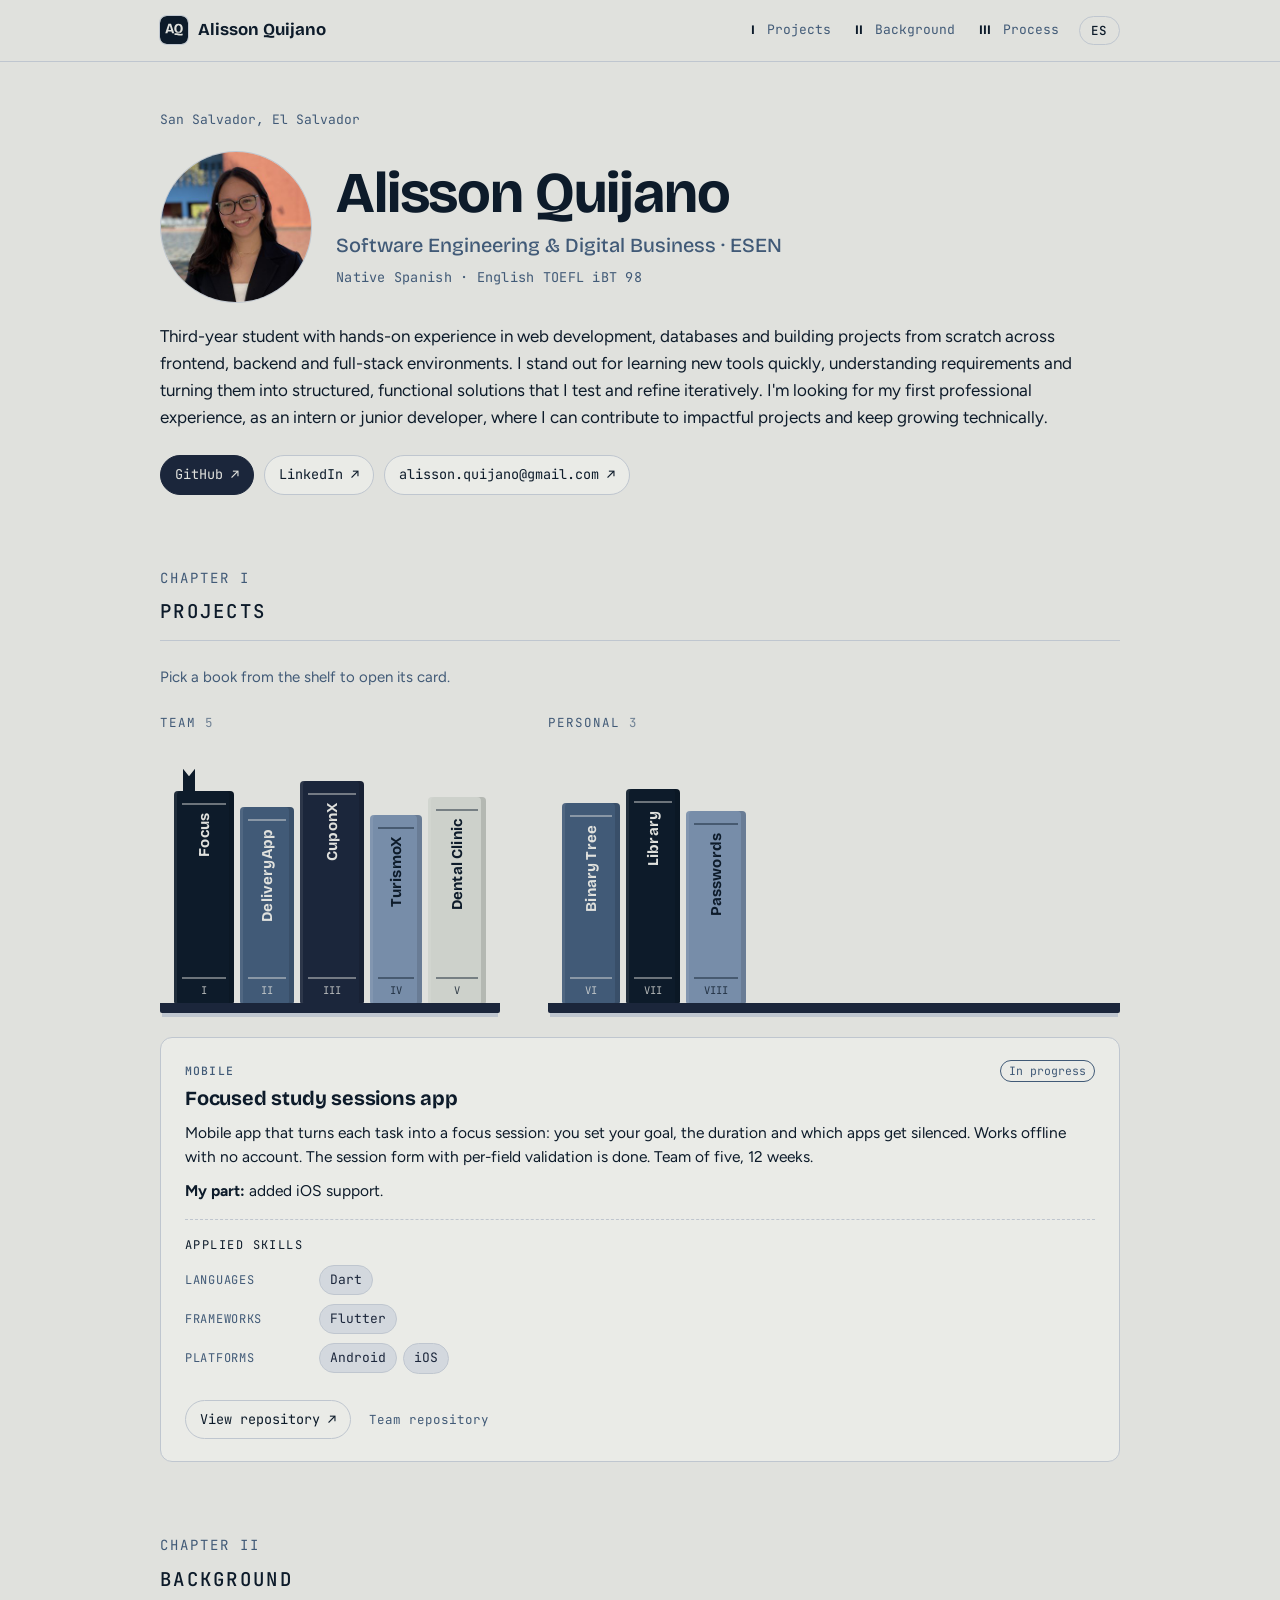
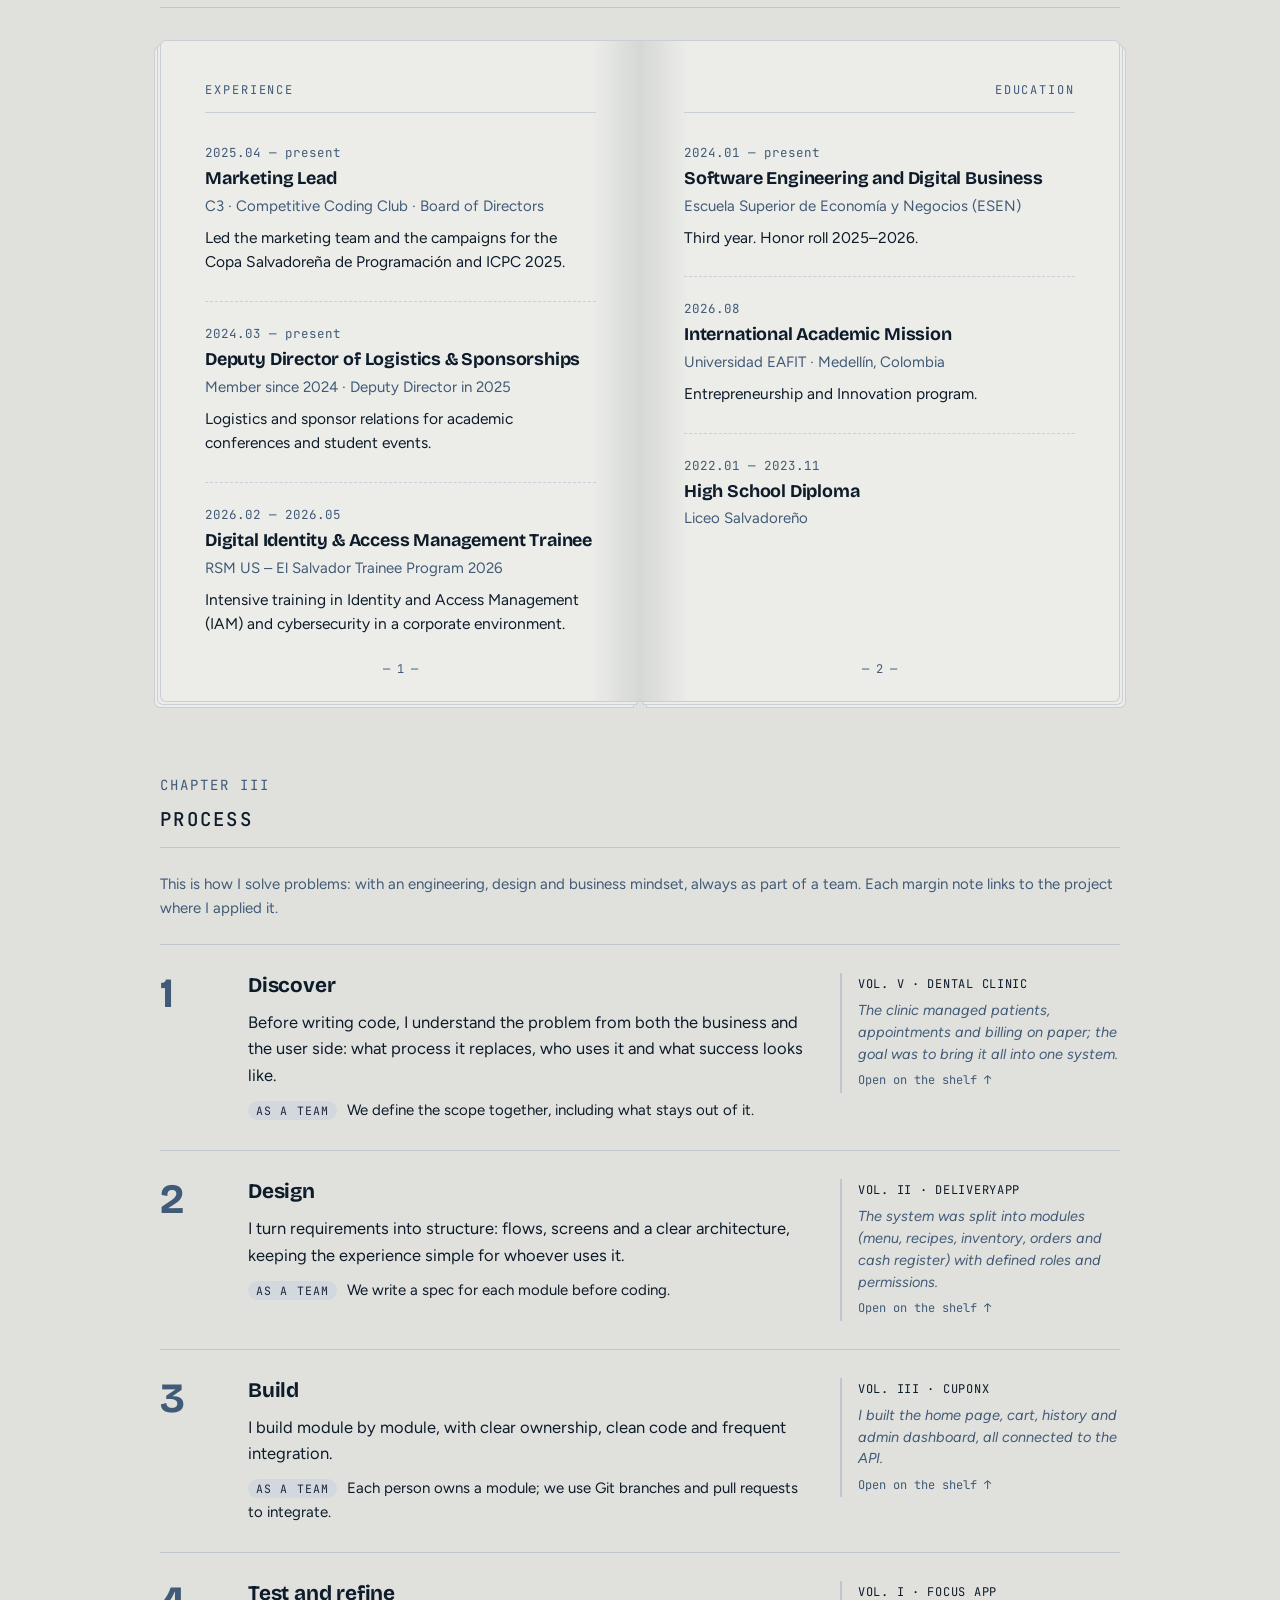
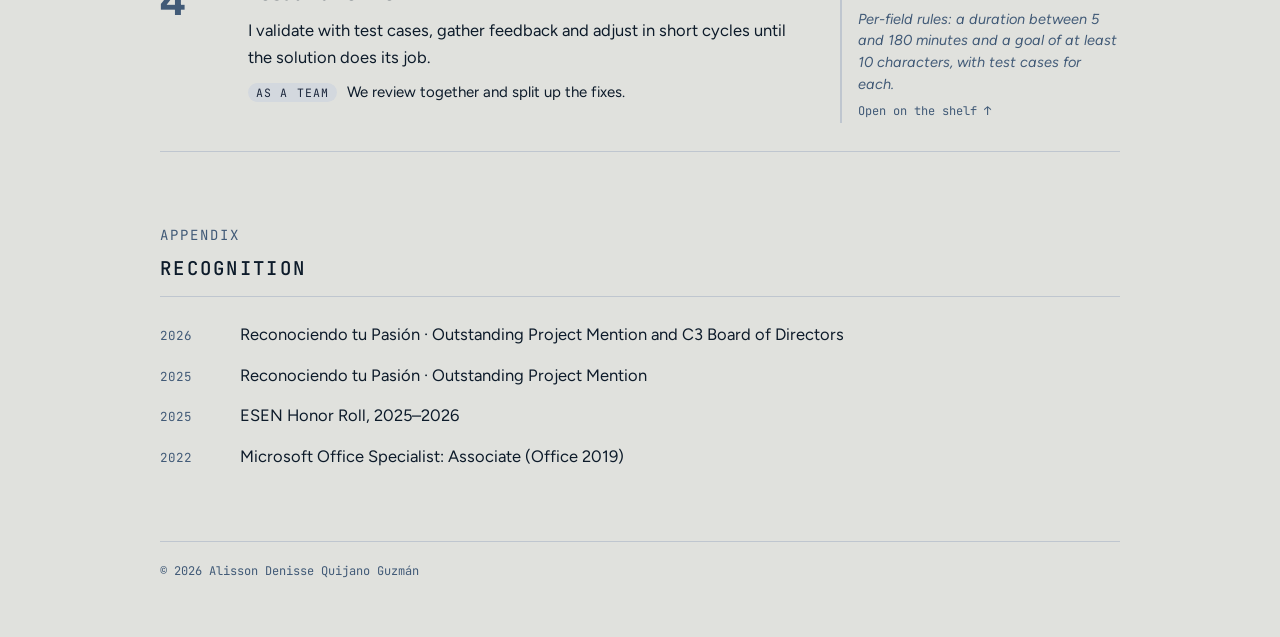
<file: index.html>
<!doctype html>
<html lang="es">
<head>
<meta charset="utf-8">
<meta name="viewport" content="width=device-width, initial-scale=1">
<title>Alisson Quijano</title>
<meta name="description" content="Portafolio de Alisson Quijano, estudiante de Ingeniería de Software y Negocios Digitales en ESEN.">
<meta property="og:title" content="Alisson Quijano">
<meta property="og:description" content="Proyectos, trayectoria y proceso de Alisson Quijano.">
<meta property="og:image" content="img/foto.jpg">

<link rel="icon" href="img/favicon.svg" type="image/svg+xml">
<link rel="icon" href="img/favicon-32.png" type="image/png" sizes="32x32">
<link rel="apple-touch-icon" href="img/apple-touch-icon.png">
<meta name="theme-color" content="#0D1B2A">
<link rel="preconnect" href="https://fonts.googleapis.com">
<link rel="preconnect" href="https://fonts.gstatic.com" crossorigin>
<link rel="stylesheet" href="https://fonts.googleapis.com/css2?family=Bricolage+Grotesque:opsz,wght@12..96,500;12..96,700&family=Figtree:wght@400;500;600&family=JetBrains+Mono:wght@400;500&display=swap">
<link rel="stylesheet" href="css/styles.css">
</head>
<body>
<nav class="topnav" aria-label="Secciones" data-i18n-aria="nav.aria">
  <div class="topnav-inner">
    <a class="brand" href="#inicio"><img class="brand-logo" src="img/favicon.svg" alt="" width="28" height="28"><span class="brand-name">Alisson Quijano</span></a>
    <div class="nav-right">
      <ul class="navlinks">
        <li><a href="#proyectos"><span class="num">I</span> <span data-i18n="nav.1">Proyectos</span></a></li>
        <li><a href="#trayectoria"><span class="num">II</span> <span data-i18n="nav.2">Trayectoria</span></a></li>
        <li><a href="#proceso"><span class="num">III</span> <span data-i18n="nav.3">Proceso</span></a></li>
      </ul>
      <button class="lang-toggle" type="button" aria-label="View in English" data-i18n-aria="ui.langaria"><span data-i18n="ui.lang">EN</span></button>
    </div>
  </div>
</nav>
<div class="wrap">

  <header class="hero" id="inicio">
    <div class="where">
      <span>San Salvador, El Salvador</span>
    </div>
    <div class="ident">
      <img class="photo" src="img/foto.jpg" alt="Foto de Alisson Quijano" data-i18n-alt="hero.alt" width="120" height="120">
      <div class="ident-text">
        <h1>Alisson Quijano</h1>
        <p class="role" data-i18n="hero.role">Ingeniería de Software y Negocios Digitales · ESEN</p>
        <p class="langs-line" data-i18n="hero.langs">Español nativo · Inglés TOEFL iBT 98</p>
      </div>
    </div>
    <p class="bio" data-i18n="hero.bio">Estudiante de tercer año con experiencia práctica en desarrollo web, bases de datos y construcción de proyectos desde cero, en entornos frontend, backend y full-stack. Me destaco por aprender herramientas nuevas con rapidez, comprender requerimientos y convertirlos en soluciones estructuradas y funcionales que pruebo y mejoro de forma iterativa. Busco mi primera experiencia laboral, en una pasantía o un puesto junior, donde pueda aportar a proyectos de impacto y seguir creciendo técnicamente.</p>
    <nav class="links" aria-label="Enlaces" data-i18n-aria="hero.linksaria">
      <a class="btn primary" href="https://github.com/sonali-218" target="_blank" rel="noopener">GitHub ↗</a>
      <a class="btn" href="https://www.linkedin.com/in/alisson-quijano/" target="_blank" rel="noopener">LinkedIn ↗</a>
      <a class="btn" href="mailto:alisson.quijano@gmail.com" id="email-personal">alisson.quijano@gmail.com ↗</a>
    </nav>
  </header>

  <section id="proyectos" aria-labelledby="h-proyectos">
    <div class="sec-head">
      <span class="chapter" data-i18n="sec.proj.chapter">Capítulo I</span>
      <h2 id="h-proyectos" data-i18n="sec.proj.title">Proyectos</h2>
    </div>
    <p class="shelf-hint" data-i18n="proj.hint">Elige un libro del estante para abrir su ficha.</p>
    <div class="bookcase">
      <div class="shelf-group" role="group" aria-label="En equipo" data-i18n-aria="shelf.team.aria">
        <span class="shelf-label"><span data-i18n="shelf.team">En equipo</span> <span class="count">5</span></span>
        <div class="shelf">
        <button class="spine" type="button" data-tone="1" style="--w:60px;--h:212px" aria-controls="libro-enfoque" aria-pressed="true" data-vol="I"><span class="ribbon" aria-hidden="true"></span><span class="spine-title" data-i18n="spine.enfoque">Enfoque</span><span class="spine-vol" aria-hidden="true">I</span></button>
        <button class="spine" type="button" data-tone="3" style="--w:54px;--h:196px" aria-controls="libro-delivery" aria-pressed="false" data-vol="II"><span class="ribbon" aria-hidden="true"></span><span class="spine-title" data-i18n="spine.delivery">DeliveryApp</span><span class="spine-vol" aria-hidden="true">II</span></button>
        <button class="spine" type="button" data-tone="2" style="--w:64px;--h:222px" aria-controls="libro-cuponx" aria-pressed="false" data-vol="III"><span class="ribbon" aria-hidden="true"></span><span class="spine-title" data-i18n="spine.cuponx">CuponX</span><span class="spine-vol" aria-hidden="true">III</span></button>
        <button class="spine" type="button" data-tone="4" style="--w:52px;--h:188px" aria-controls="libro-turismox" aria-pressed="false" data-vol="IV"><span class="ribbon" aria-hidden="true"></span><span class="spine-title" data-i18n="spine.turismox">TurismoX</span><span class="spine-vol" aria-hidden="true">IV</span></button>
        <button class="spine" type="button" data-tone="5" style="--w:58px;--h:206px" aria-controls="libro-clinica" aria-pressed="false" data-vol="V"><span class="ribbon" aria-hidden="true"></span><span class="spine-title" data-i18n="spine.clinica">Clínica Dental</span><span class="spine-vol" aria-hidden="true">V</span></button>
        </div>
      </div>
      <div class="shelf-group" role="group" aria-label="Personales" data-i18n-aria="shelf.own.aria">
        <span class="shelf-label"><span data-i18n="shelf.own">Personales</span> <span class="count">3</span></span>
        <div class="shelf">
        <button class="spine" type="button" data-tone="3" style="--w:58px;--h:200px" aria-controls="libro-arbol" aria-pressed="false" data-vol="VI"><span class="ribbon" aria-hidden="true"></span><span class="spine-title" data-i18n="spine.arbol">Árbol binario</span><span class="spine-vol" aria-hidden="true">VI</span></button>
        <button class="spine" type="button" data-tone="1" style="--w:54px;--h:214px" aria-controls="libro-biblioteca" aria-pressed="false" data-vol="VII"><span class="ribbon" aria-hidden="true"></span><span class="spine-title" data-i18n="spine.biblioteca">Biblioteca</span><span class="spine-vol" aria-hidden="true">VII</span></button>
        <button class="spine" type="button" data-tone="4" style="--w:60px;--h:192px" aria-controls="libro-contrasenas" aria-pressed="false" data-vol="VIII"><span class="ribbon" aria-hidden="true"></span><span class="spine-title" data-i18n="spine.contrasenas">Contraseñas</span><span class="spine-vol" aria-hidden="true">VIII</span></button>
        </div>
      </div>
    </div>
    <div class="book-detail">
      <article class="project book" id="libro-enfoque">
        <div class="project-head">
          <div class="title">
            <span class="kind" data-i18n="enfoque.kind">Móvil</span>
            <h3 data-i18n="enfoque.title">App de sesiones de estudio enfocado</h3>
          </div>
          <span class="badge" data-i18n="enfoque.badge">En desarrollo</span>
        </div>
        <p data-i18n="enfoque.desc">App móvil que convierte cada tarea en una sesión de concentración: defines tu objetivo, la duración y qué apps se silencian. Funciona sin conexión y sin cuenta. Ya está listo el formulario de sesiones con validación por campo. Equipo de cinco, 12 semanas.</p>
        <p><strong data-i18n="ui.mine">Mi parte:</strong> <span data-i18n="enfoque.mine">agregué el soporte para iOS.</span></p>
        <div class="skills-used"><span class="skills-title" data-i18n="ui.skills">Habilidades aplicadas</span><dl><div><dt data-i18n="cat.lang">Lenguajes</dt><dd><span class="chip">Dart</span></dd></div><div><dt data-i18n="cat.fw">Frameworks</dt><dd><span class="chip">Flutter</span></dd></div><div><dt data-i18n="cat.plat">Plataformas</dt><dd><span class="chip">Android</span><span class="chip">iOS</span></dd></div></dl></div>
        <div class="project-foot"><a class="btn repo-link" href="https://github.com/Gaboum11/enfoque_app" target="_blank" rel="noopener" data-i18n="ui.repo">Ver repositorio ↗</a><span class="repo-note" data-i18n="ui.repoteam">Repositorio en equipo</span></div>
      </article>
      <article class="project book" id="libro-delivery" hidden>
        <div class="project-head">
          <div class="title">
            <span class="kind" data-i18n="delivery.kind">API · Backend</span>
            <h3 data-i18n="delivery.title">DeliveryApp</h3>
          </div>
          <span class="date" data-i18n="delivery.date">2026.06 — 2026.07</span>
        </div>
        <p data-i18n="delivery.desc">API REST para restaurantes con pedidos en mesa y a domicilio, inventario que se descuenta solo y cierre de caja. Acceso por roles con JWT.</p>
        <p><strong data-i18n="ui.mine">Mi parte:</strong> <span data-i18n="delivery.mine">los módulos de menú y de recetas.</span></p>
        <div class="skills-used"><span class="skills-title" data-i18n="ui.skills">Habilidades aplicadas</span><dl><div><dt data-i18n="cat.lang">Lenguajes</dt><dd><span class="chip">TypeScript</span><span class="chip">SQL</span></dd></div><div><dt data-i18n="cat.fw">Frameworks</dt><dd><span class="chip">NestJS</span><span class="chip">TypeORM</span></dd></div><div><dt data-i18n="cat.data">Datos</dt><dd><span class="chip">PostgreSQL</span></dd></div><div><dt data-i18n="cat.tools">Herramientas</dt><dd><span class="chip">Docker</span></dd></div><div><dt data-i18n="cat.concepts">Conceptos</dt><dd><span class="chip" data-i18n="delivery.chip.concepts.0">API REST</span><span class="chip">JWT</span></dd></div></dl></div>
        <div class="project-foot"><a class="btn repo-link" href="https://github.com/Desarrollo-de-apis-Chocolatina/DeliveryApp" target="_blank" rel="noopener" data-i18n="ui.repo">Ver repositorio ↗</a><span class="repo-note" data-i18n="ui.repoteam">Repositorio en equipo</span></div>
      </article>
      <article class="project book" id="libro-cuponx" hidden>
        <div class="project-head">
          <div class="title">
            <span class="kind" data-i18n="cuponx.kind">Web · Full-stack</span>
            <h3 data-i18n="cuponx.title">CuponX</h3>
          </div>
          <span class="date" data-i18n="cuponx.date">2026.02 — 2026.04</span>
        </div>
        <p data-i18n="cuponx.desc">Plataforma de cupones donde los clientes compran ofertas de empresas locales y las canjean con código QR. Incluye paneles para administradores y empresas.</p>
        <p><strong data-i18n="ui.mine">Mi parte:</strong> <span data-i18n="cuponx.mine">página principal, carrito, historial, restablecer contraseña y panel de administrador.</span></p>
        <div class="skills-used"><span class="skills-title" data-i18n="ui.skills">Habilidades aplicadas</span><dl><div><dt data-i18n="cat.lang">Lenguajes</dt><dd><span class="chip">JavaScript</span><span class="chip">SQL</span></dd></div><div><dt data-i18n="cat.fw">Frameworks</dt><dd><span class="chip">React</span><span class="chip">Node.js</span><span class="chip">Express</span><span class="chip">Bootstrap</span></dd></div><div><dt data-i18n="cat.data">Datos</dt><dd><span class="chip">PostgreSQL</span></dd></div><div><dt data-i18n="cat.concepts">Conceptos</dt><dd><span class="chip">JWT</span></dd></div></dl></div>
        <div class="project-foot"><a class="btn repo-link" href="https://github.com/RivasMel2024/webII_proyecto" target="_blank" rel="noopener" data-i18n="ui.repo">Ver repositorio ↗</a><span class="repo-note" data-i18n="ui.repoteam">Repositorio en equipo</span></div>
      </article>
      <article class="project book" id="libro-turismox" hidden>
        <div class="project-head">
          <div class="title">
            <span class="kind" data-i18n="turismox.kind">Web</span>
            <h3 data-i18n="turismox.title">TurismoX</h3>
          </div>
          <span class="date" data-i18n="turismox.date">2025.08 — 2025.11</span>
        </div>
        <p data-i18n="turismox.desc">Sitio de turismo de El Salvador con destinos filtrables, rutas y tarifas por lugar, más un panel de administración con inicio de sesión.</p>
        <p><strong data-i18n="ui.mine">Mi parte:</strong> <span data-i18n="turismox.mine">la sección de tarifas conectada a Firestore y la barra de navegación.</span></p>
        <div class="skills-used"><span class="skills-title" data-i18n="ui.skills">Habilidades aplicadas</span><dl><div><dt data-i18n="cat.lang">Lenguajes</dt><dd><span class="chip">HTML</span><span class="chip">CSS</span><span class="chip">JavaScript</span></dd></div><div><dt data-i18n="cat.fw">Frameworks</dt><dd><span class="chip">Bootstrap</span></dd></div><div><dt data-i18n="cat.data">Datos</dt><dd><span class="chip">Firebase Firestore</span></dd></div><div><dt data-i18n="cat.tools">Herramientas</dt><dd><span class="chip">Firebase Auth</span></dd></div></dl></div>
        <div class="project-foot"><a class="btn repo-link" href="https://github.com/ChristianRende22/Turimox" target="_blank" rel="noopener" data-i18n="ui.repo">Ver repositorio ↗</a><span class="repo-note" data-i18n="ui.repoteam">Repositorio en equipo</span></div>
      </article>
      <article class="project book" id="libro-clinica" hidden>
        <div class="project-head">
          <div class="title">
            <span class="kind" data-i18n="clinica.kind">Escritorio</span>
            <h3 data-i18n="clinica.title">Sistema de gestión para clínica dental</h3>
          </div>
          <span class="date" data-i18n="clinica.date">2025.02 — 2025.08</span>
        </div>
        <p data-i18n="clinica.desc">App de escritorio que digitaliza una clínica dental real: pacientes, doctores, citas, tratamientos y facturación. Arquitectura MVC.</p>
        <p><strong data-i18n="ui.mine">Mi parte:</strong> <span data-i18n="clinica.mine">el módulo de tratamientos, de la vista a la base de datos.</span></p>
        <div class="skills-used"><span class="skills-title" data-i18n="ui.skills">Habilidades aplicadas</span><dl><div><dt data-i18n="cat.lang">Lenguajes</dt><dd><span class="chip">Python</span><span class="chip">SQL</span></dd></div><div><dt data-i18n="cat.fw">Frameworks</dt><dd><span class="chip">PyQt6</span></dd></div><div><dt data-i18n="cat.data">Datos</dt><dd><span class="chip">MySQL</span></dd></div><div><dt data-i18n="cat.concepts">Conceptos</dt><dd><span class="chip">MVC</span></dd></div></dl></div>
        <div class="project-foot"><a class="btn repo-link" href="https://github.com/ChristianRende22/ClinicaDental" target="_blank" rel="noopener" data-i18n="ui.repo">Ver repositorio ↗</a><span class="repo-note" data-i18n="ui.repoteam">Repositorio en equipo</span></div>
      </article>
      <article class="project book" id="libro-arbol" hidden>
        <div class="project-head">
          <div class="title">
            <span class="kind" data-i18n="arbol.kind">Escritorio</span>
            <h3 data-i18n="arbol.title">Simulador de árbol binario de búsqueda</h3>
          </div>
          <span class="date" data-i18n="arbol.date">2025.06 — 2025.07</span>
        </div>
        <p data-i18n="arbol.desc">App de escritorio para insertar, buscar y eliminar nodos, dibujar el árbol y ver sus recorridos. También calcula altura y suma, y guarda el árbol en un archivo.</p>
        <div class="skills-used"><span class="skills-title" data-i18n="ui.skills">Habilidades aplicadas</span><dl><div><dt data-i18n="cat.lang">Lenguajes</dt><dd><span class="chip">C#</span></dd></div><div><dt data-i18n="cat.fw">Frameworks</dt><dd><span class="chip">Windows Forms</span></dd></div><div><dt data-i18n="cat.concepts">Conceptos</dt><dd><span class="chip" data-i18n="arbol.chip.concepts.0">Estructuras de datos</span></dd></div></dl></div>
        <div class="project-foot"><a class="btn repo-link" href="https://github.com/sonali-218/Guias-EDA" target="_blank" rel="noopener" data-i18n="ui.repo">Ver repositorio ↗</a><span class="repo-note" data-i18n="ui.repoown">Proyecto personal</span></div>
      </article>
      <article class="project book" id="libro-biblioteca" hidden>
        <div class="project-head">
          <div class="title">
            <span class="kind" data-i18n="biblioteca.kind">Consola</span>
            <h3 data-i18n="biblioteca.title">Sistema de gestión de biblioteca</h3>
          </div>
          <span class="date" data-i18n="biblioteca.date">2025.04</span>
        </div>
        <p data-i18n="biblioteca.desc">Préstamo y devolución de libros y revistas a estudiantes, con búsqueda por autor o editor. Modelado con herencia y colecciones.</p>
        <div class="skills-used"><span class="skills-title" data-i18n="ui.skills">Habilidades aplicadas</span><dl><div><dt data-i18n="cat.lang">Lenguajes</dt><dd><span class="chip">Java</span></dd></div><div><dt data-i18n="cat.concepts">Conceptos</dt><dd><span class="chip" data-i18n="biblioteca.chip.concepts.0">POO</span></dd></div></dl></div>
        <div class="project-foot"><a class="btn repo-link" href="https://github.com/sonali-218/Gesti-n-de-Biblioteca" target="_blank" rel="noopener" data-i18n="ui.repo">Ver repositorio ↗</a><span class="repo-note" data-i18n="ui.repoown">Proyecto personal</span></div>
      </article>
      <article class="project book" id="libro-contrasenas" hidden>
        <div class="project-head">
          <div class="title">
            <span class="kind" data-i18n="contrasenas.kind">Consola</span>
            <h3 data-i18n="contrasenas.title">Analizador de contraseñas</h3>
          </div>
          <span class="date" data-i18n="contrasenas.date">2025.03</span>
        </div>
        <p data-i18n="contrasenas.desc">Evalúa la fortaleza de una contraseña según su longitud, mayúsculas, números y símbolos, y sugiere cómo mejorarla.</p>
        <div class="skills-used"><span class="skills-title" data-i18n="ui.skills">Habilidades aplicadas</span><dl><div><dt data-i18n="cat.lang">Lenguajes</dt><dd><span class="chip">Java</span></dd></div><div><dt data-i18n="cat.concepts">Conceptos</dt><dd><span class="chip" data-i18n="contrasenas.chip.concepts.0">Seguridad</span></dd></div></dl></div>
        <div class="project-foot"><a class="btn repo-link" href="https://github.com/sonali-218/PasswordAnalizer.java" target="_blank" rel="noopener" data-i18n="ui.repo">Ver repositorio ↗</a><span class="repo-note" data-i18n="ui.repoown">Proyecto personal</span></div>
      </article>
    </div>
  </section>

  <section id="trayectoria" aria-labelledby="h-trayectoria">
    <div class="sec-head">
      <span class="chapter" data-i18n="sec.path.chapter">Capítulo II</span>
      <h2 id="h-trayectoria" data-i18n="sec.path.title">Trayectoria</h2>
    </div>
    <div class="open-book">
      <div class="page page-left">
        <p class="running-head" data-i18n="xp.head">Experiencia</p>
        <article class="leaf-entry">
          <span class="date" data-i18n="xp.0.date">2025.04 — hoy</span>
          <h3 data-i18n="xp.0.title">Marketing Lead</h3>
          <span class="org" data-i18n="xp.0.org">C3 · Competitive Coding Club · Junta Directiva</span>
          <p data-i18n="xp.0.desc">Lideré al equipo de marketing y las campañas de la Copa Salvadoreña de Programación e ICPC 2025.</p>
        </article>
        <article class="leaf-entry">
          <span class="date" data-i18n="xp.1.date">2024.03 — hoy</span>
          <h3 data-i18n="xp.1.title">Subdirectora de Logística y Patrocinios</h3>
          <span class="org" data-i18n="xp.1.org">Miembro desde 2024 · Subdirectora en 2025</span>
          <p data-i18n="xp.1.desc">Logística y relación con patrocinadores para conferencias académicas y eventos estudiantiles.</p>
        </article>
        <article class="leaf-entry">
          <span class="date" data-i18n="xp.2.date">2026.02 — 2026.05</span>
          <h3 data-i18n="xp.2.title">Digital Identity &amp; Access Management Trainee</h3>
          <span class="org" data-i18n="xp.2.org">RSM US – El Salvador Trainee Program 2026</span>
          <p data-i18n="xp.2.desc">Entrenamiento intensivo en Gestión de Identidad y Acceso (IAM) y ciberseguridad en un entorno empresarial.</p>
        </article>
        <span class="folio" aria-hidden="true">— 1 —</span>
      </div>
      <div class="page page-right">
        <p class="running-head" data-i18n="ed.head">Formación</p>
        <article class="leaf-entry">
          <span class="date" data-i18n="ed.0.date">2024.01 — hoy</span>
          <h3 data-i18n="ed.0.title">Ingeniería de Software y Negocios Digitales</h3>
          <span class="org" data-i18n="ed.0.org">Escuela Superior de Economía y Negocios (ESEN)</span>
          <p data-i18n="ed.0.desc">Tercer año. Cuadro de honor 2025–2026.</p>
        </article>
        <article class="leaf-entry">
          <span class="date" data-i18n="ed.1.date">2026.08</span>
          <h3 data-i18n="ed.1.title">Misión Académica Internacional</h3>
          <span class="org" data-i18n="ed.1.org">Universidad EAFIT · Medellín, Colombia</span>
          <p data-i18n="ed.1.desc">Programa de Emprendimiento e Innovación.</p>
        </article>
        <article class="leaf-entry">
          <span class="date" data-i18n="ed.2.date">2022.01 — 2023.11</span>
          <h3 data-i18n="ed.2.title">Bachillerato General</h3>
          <span class="org" data-i18n="ed.2.org">Liceo Salvadoreño</span>
        </article>
        <span class="folio" aria-hidden="true">— 2 —</span>
      </div>
    </div>
  </section>

  <section id="proceso" aria-labelledby="h-proceso">
    <div class="sec-head">
      <span class="chapter" data-i18n="sec.proc.chapter">Capítulo III</span>
      <h2 id="h-proceso" data-i18n="sec.proc.title">Proceso</h2>
    </div>
    <p class="shelf-hint" data-i18n="proc.intro">Así resuelvo problemas: con mirada de ingeniería, diseño y negocio, y siempre en equipo. Cada nota al margen lleva al proyecto donde lo apliqué.</p>
    <ol class="method">
      <li class="step">
        <span class="step-num" aria-hidden="true">1</span>
        <div class="step-body">
          <h3 data-i18n="step.1.title">Descubrir</h3>
          <p data-i18n="step.1.body">Antes de escribir código entiendo el problema desde el negocio y desde el usuario: qué proceso reemplaza, quién lo usa y qué significa que funcione.</p>
          <p class="team"><span class="team-label" data-i18n="ui.team">En equipo</span> <span data-i18n="step.1.team">Definimos juntos el alcance y lo que queda fuera de él.</span></p>
        </div>
        <aside class="margin-note">
          <button class="note-link" type="button" data-book="clinica"><span class="note-vol" data-i18n="step.1.vol">Vol. V · Clínica dental</span><span class="note-text" data-i18n="step.1.note">La clínica gestionaba pacientes, citas y facturación en papel; el objetivo fue centralizarlo en un solo sistema.</span><span class="note-go" data-i18n="ui.notego">Abrir en el estante ↑</span></button>
        </aside>
      </li>
      <li class="step">
        <span class="step-num" aria-hidden="true">2</span>
        <div class="step-body">
          <h3 data-i18n="step.2.title">Diseñar</h3>
          <p data-i18n="step.2.body">Convierto los requerimientos en estructura: flujos, pantallas y una arquitectura clara, cuidando que la experiencia sea simple para quien la usa.</p>
          <p class="team"><span class="team-label" data-i18n="ui.team">En equipo</span> <span data-i18n="step.2.team">Escribimos la especificación de cada módulo antes de programar.</span></p>
        </div>
        <aside class="margin-note">
          <button class="note-link" type="button" data-book="delivery"><span class="note-vol" data-i18n="step.2.vol">Vol. II · DeliveryApp</span><span class="note-text" data-i18n="step.2.note">El sistema se dividió en módulos (menú, recetas, inventario, pedidos y caja) con roles y permisos definidos.</span><span class="note-go" data-i18n="ui.notego">Abrir en el estante ↑</span></button>
        </aside>
      </li>
      <li class="step">
        <span class="step-num" aria-hidden="true">3</span>
        <div class="step-body">
          <h3 data-i18n="step.3.title">Desarrollar</h3>
          <p data-i18n="step.3.body">Construyo por módulos, con responsabilidades claras, código ordenado e integración frecuente.</p>
          <p class="team"><span class="team-label" data-i18n="ui.team">En equipo</span> <span data-i18n="step.3.team">Cada quien su módulo, ramas en Git y pull requests para integrar.</span></p>
        </div>
        <aside class="margin-note">
          <button class="note-link" type="button" data-book="cuponx"><span class="note-vol" data-i18n="step.3.vol">Vol. III · CuponX</span><span class="note-text" data-i18n="step.3.note">Desarrollé la página principal, el carrito, el historial y el panel de administrador, conectados a la API.</span><span class="note-go" data-i18n="ui.notego">Abrir en el estante ↑</span></button>
        </aside>
      </li>
      <li class="step">
        <span class="step-num" aria-hidden="true">4</span>
        <div class="step-body">
          <h3 data-i18n="step.4.title">Probar y refinar</h3>
          <p data-i18n="step.4.body">Valido con casos de prueba, recibo retroalimentación y ajusto en ciclos cortos hasta que la solución cumple su objetivo.</p>
          <p class="team"><span class="team-label" data-i18n="ui.team">En equipo</span> <span data-i18n="step.4.team">Revisamos juntos y repartimos las correcciones.</span></p>
        </div>
        <aside class="margin-note">
          <button class="note-link" type="button" data-book="enfoque"><span class="note-vol" data-i18n="step.4.vol">Vol. I · App de enfoque</span><span class="note-text" data-i18n="step.4.note">Reglas por campo: duración entre 5 y 180 minutos y un objetivo de al menos 10 caracteres, con casos de prueba para cada una.</span><span class="note-go" data-i18n="ui.notego">Abrir en el estante ↑</span></button>
        </aside>
      </li>
    </ol>
  </section>

  <section id="reconocimientos" aria-labelledby="h-reconocimientos">
    <div class="sec-head">
      <span class="chapter" data-i18n="sec.awards.chapter">Apéndice</span>
      <h2 id="h-reconocimientos" data-i18n="sec.awards.title">Reconocimientos</h2>
    </div>
    <ul class="awards">
      <li><span class="date">2026</span><span data-i18n="aw.0">Reconociendo tu Pasión · Mención en Proyecto Destacable y Junta Directiva de C3</span></li>
      <li><span class="date">2025</span><span data-i18n="aw.1">Reconociendo tu Pasión · Mención en Proyecto Destacable</span></li>
      <li><span class="date">2025</span><span data-i18n="aw.2">Cuadro de honor ESEN, 2025–2026</span></li>
      <li><span class="date">2022</span><span>Microsoft Office Specialist: Associate (Office 2019)</span></li>
    </ul>
  </section>

  <footer>© 2026 Alisson Denisse Quijano Guzmán</footer>
</div>

<script src="js/i18n.js"></script>
<script src="js/main.js"></script>
</body>
</html>
</file>
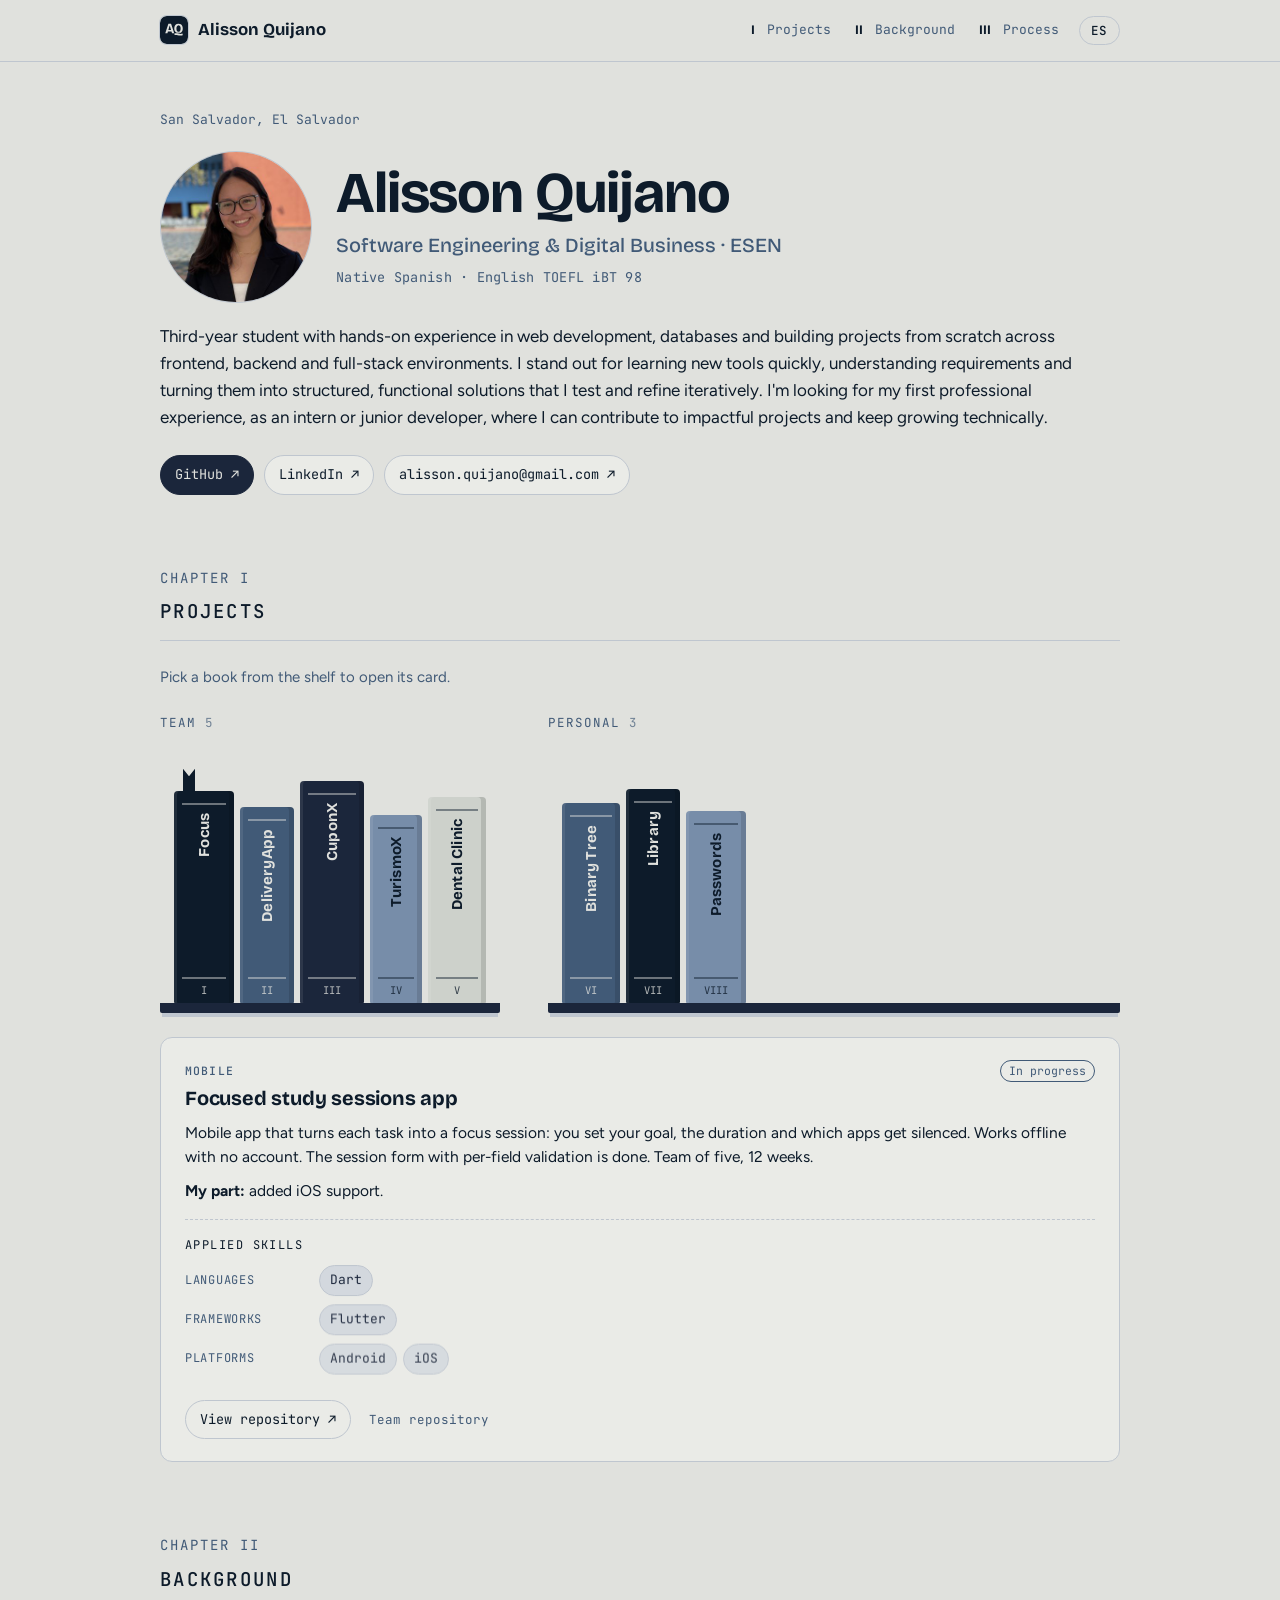
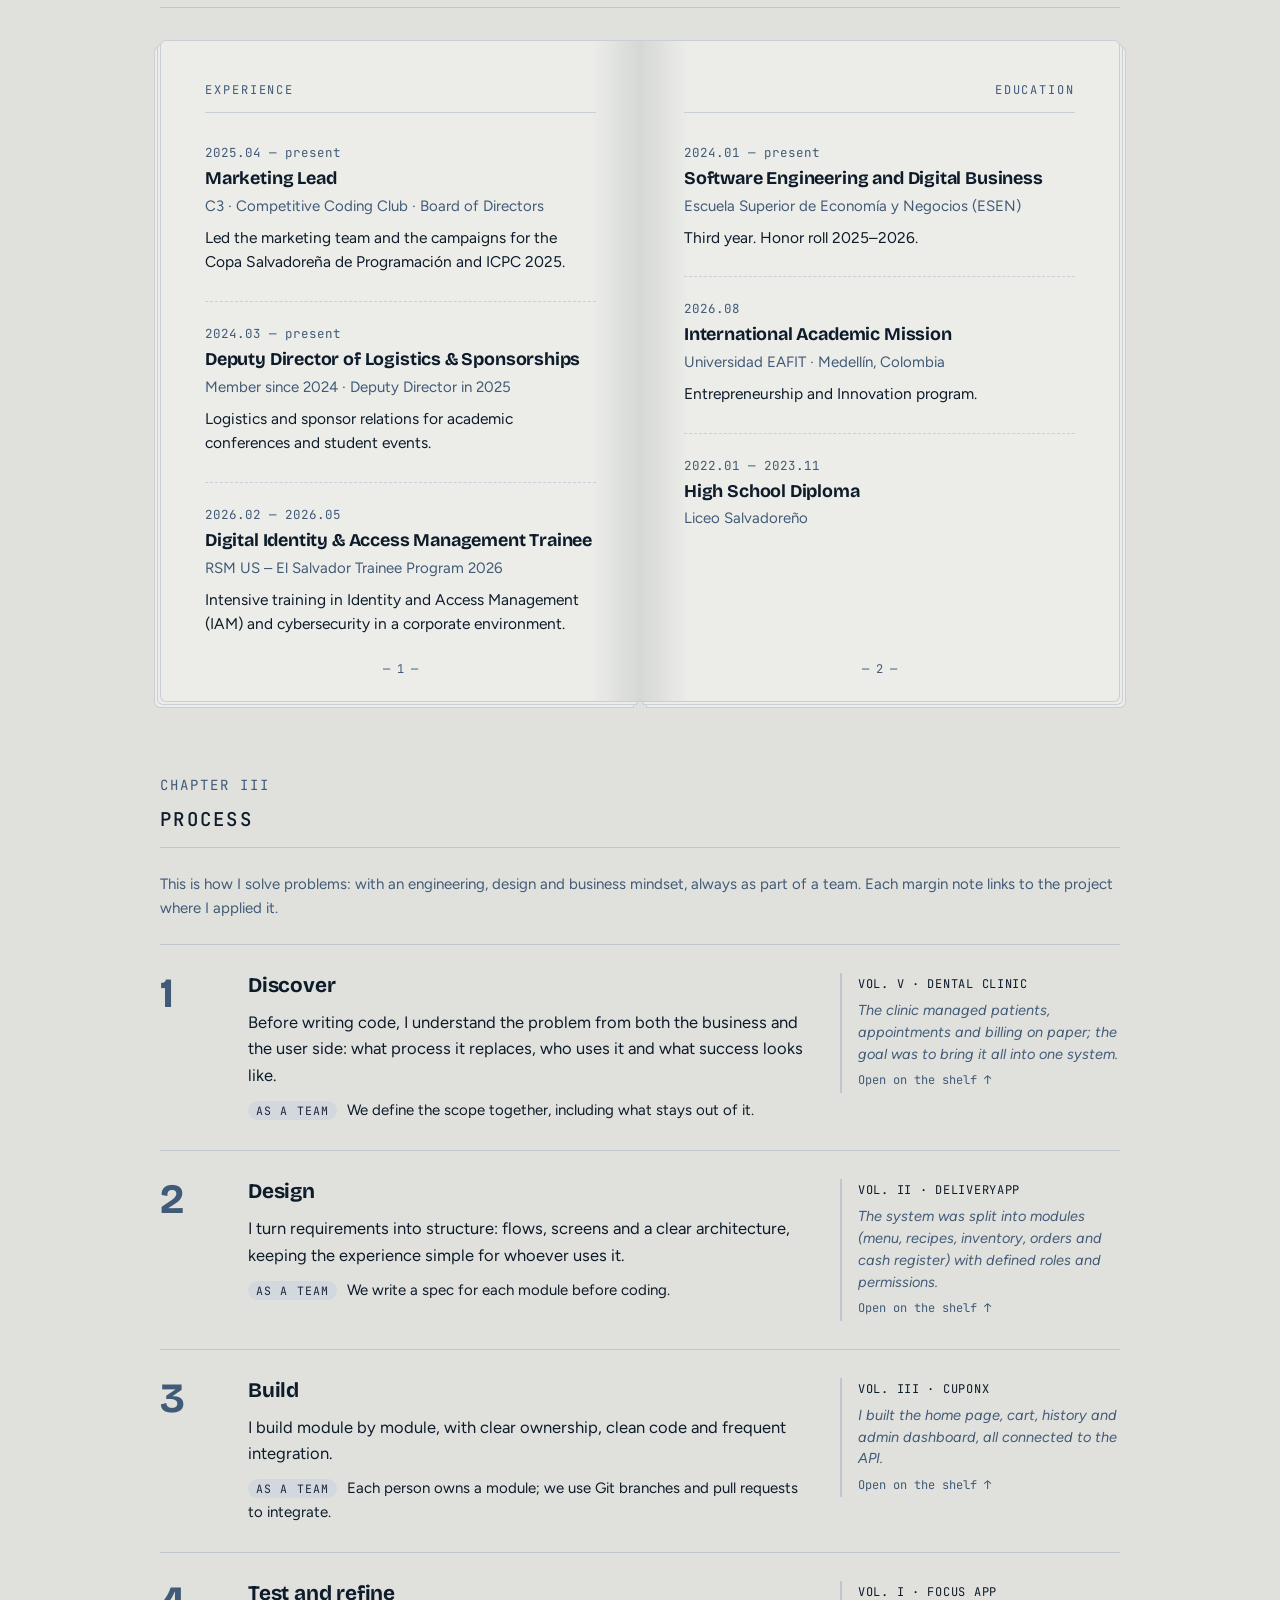
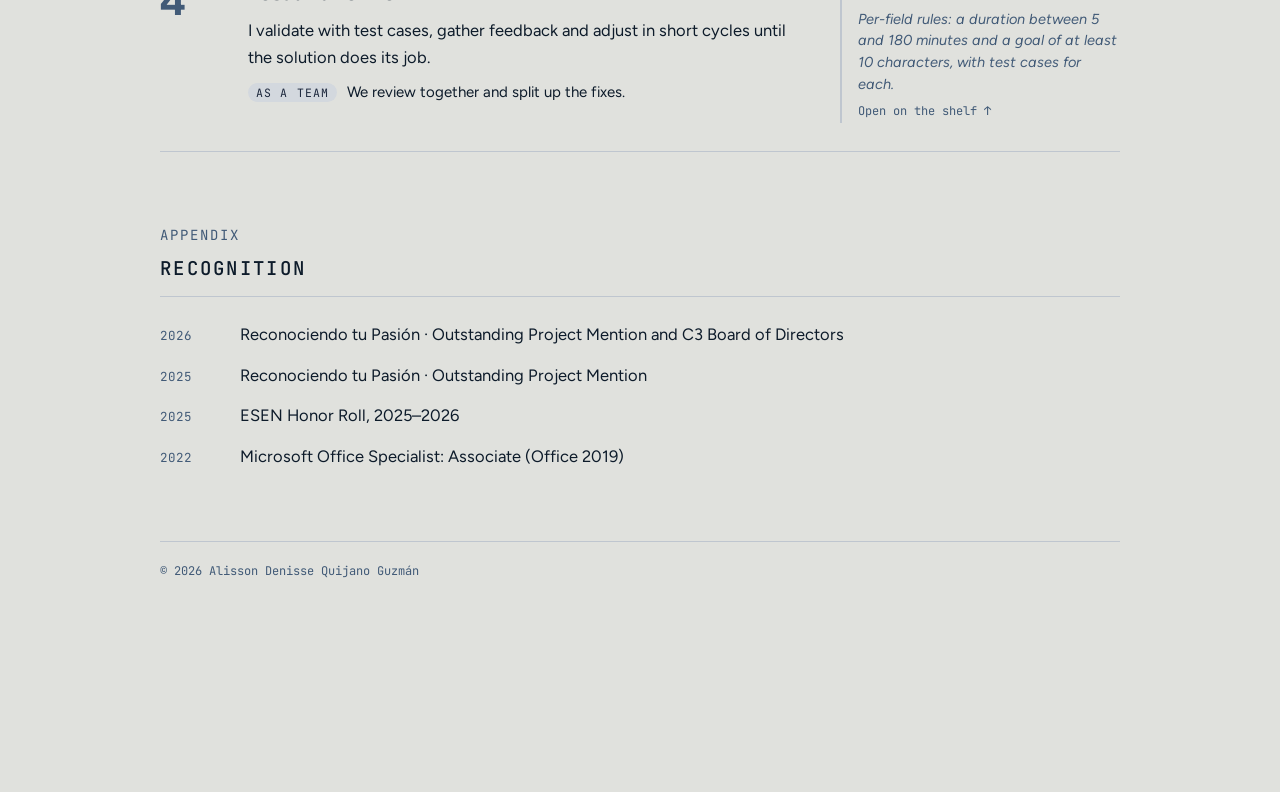
<file: experiencia.html>
<!doctype html>
<html lang="es">
<head>
<meta charset="utf-8">
<title>Trayectoria · Alisson Quijano</title>
<meta http-equiv="refresh" content="0; url=index.html#trayectoria">
<link rel="canonical" href="index.html#trayectoria">
</head>
<body>
<p>La trayectoria ahora está en la página principal: <a href="index.html#trayectoria">ir a Trayectoria</a>.</p>
</body>
</html>
</file>
<file: css/styles.css>
/* Layout: una columna estrecha, alineada a la izquierda; fechas en monoespaciada como un log de commits */
:root{
  --paper:#ECEDE9; --paper-edge:#C9CFD6; --gutter:rgba(13,27,42,.10);
  --tone1:#0D1B2A; --tone1-fg:#E0E1DD; --tone2:#1B263B; --tone2-fg:#E0E1DD; --tone3:#415A77; --tone3-fg:#E0E1DD;
  --tone4:#778DA9; --tone4-fg:#0D1B2A; --tone5:#CDD1CB; --tone5-fg:#0D1B2A; --shelf:#1B263B;
  --bg:#E0E1DD; --surface:#EAEBE7; --fg:#0D1B2A; --muted:#415A77; --line:#BFC6CF;
  --accent:#1B263B; --accent-soft:#D3D8DE; --gold:#415A77;
  --display:"Bricolage Grotesque", "Avenir Next", system-ui, sans-serif;
  --body:"Figtree", "Segoe UI", system-ui, sans-serif;
  --mono:"JetBrains Mono", ui-monospace, "SF Mono", Menlo, monospace;
}
@media (prefers-color-scheme: dark){:root:not([data-theme="light"]){
  --paper:#16212F; --paper-edge:#2B3B54; --gutter:rgba(0,0,0,.35);   --tone1:#24324A; --tone1-fg:#E0E1DD; --tone2:#2E3F5A; --tone2-fg:#E0E1DD; --tone3:#415A77; --tone3-fg:#E0E1DD;
  --tone4:#778DA9; --tone4-fg:#0D1B2A; --tone5:#E0E1DD; --tone5-fg:#0D1B2A; --shelf:#778DA9;   --bg:#0D1B2A; --surface:#1B263B; --fg:#E0E1DD; --muted:#778DA9; --line:#2B3B54;
  --accent:#B4C2D4; --accent-soft:#24324A; --gold:#778DA9; color-scheme:dark;}}
:root[data-theme="dark"]{
  --paper:#16212F; --paper-edge:#2B3B54; --gutter:rgba(0,0,0,.35);   --tone1:#24324A; --tone1-fg:#E0E1DD; --tone2:#2E3F5A; --tone2-fg:#E0E1DD; --tone3:#415A77; --tone3-fg:#E0E1DD;
  --tone4:#778DA9; --tone4-fg:#0D1B2A; --tone5:#E0E1DD; --tone5-fg:#0D1B2A; --shelf:#778DA9;   --bg:#0D1B2A; --surface:#1B263B; --fg:#E0E1DD; --muted:#778DA9; --line:#2B3B54;
  --accent:#B4C2D4; --accent-soft:#24324A; --gold:#778DA9; color-scheme:dark;}

*{box-sizing:border-box}
[hidden]{display:none!important}
html,body{margin:0}
body{background:var(--bg);color:var(--fg);font-family:var(--body);font-size:16.5px;line-height:1.6;
  padding-left:max(16px, env(safe-area-inset-left, 0px));padding-right:max(16px, env(safe-area-inset-right, 0px));}
.wrap{max-width:960px;margin:0 auto;padding-block:72px 56px;display:flex;flex-direction:column;gap:72px}
a{color:var(--accent);text-decoration:none}
a:hover{text-decoration:underline;text-underline-offset:3px}
a:focus-visible,button:focus-visible{outline:2px solid var(--accent);outline-offset:3px;border-radius:4px}

/* Hero */
.hero{display:flex;flex-direction:column;gap:20px}
.where{font-family:var(--mono);font-size:13px;color:var(--muted);display:flex;flex-wrap:wrap;gap:6px 16px}
.status{display:inline-flex;align-items:center;gap:8px}
.status::before{content:"";width:8px;height:8px;border-radius:50%;background:var(--gold)}
.ident{display:flex;align-items:center;gap:24px;flex-wrap:wrap}
.ident-text{display:flex;flex-direction:column;gap:8px;min-width:0}
.photo{width:120px;height:120px;border-radius:50%;object-fit:cover;border:1px solid var(--line);flex:none}
@media (max-width:480px){.photo{width:112px;height:112px}}
h1{font-family:var(--display);font-weight:700;font-size:clamp(2.4rem, 7vw, 3.6rem);line-height:1.02;letter-spacing:-0.02em;margin:0;text-wrap:balance}
.role{font-family:var(--display);font-weight:500;font-size:1.25rem;color:var(--muted);margin:0}
.bio{max-width:none;margin:0;font-size:17px}
.links{display:flex;flex-wrap:wrap;gap:10px;margin-top:4px}
.btn{font-family:var(--mono);font-size:13.5px;border:1px solid var(--line);background:var(--surface);color:var(--fg);
  padding:8px 14px;border-radius:999px;display:inline-flex;align-items:center;gap:8px;cursor:pointer}
.btn:hover{border-color:var(--accent);text-decoration:none}
.btn.primary{background:var(--accent);color:var(--bg);border-color:var(--accent)}

/* Secciones */
section{display:flex;flex-direction:column;gap:24px}
h2{font-family:var(--mono);font-weight:500;font-size:19px;letter-spacing:.12em;text-transform:uppercase;color:var(--fg);
  margin:0;padding-bottom:12px;border-bottom:1px solid var(--line)}
h3{font-family:var(--display);font-weight:700;font-size:1.25rem;letter-spacing:-0.01em;margin:0;line-height:1.25}
p{margin:0}

/* Proyectos */
.projects{display:grid;grid-template-columns:1fr;gap:16px}
@media (min-width:760px){.projects{grid-template-columns:1fr 1fr}.projects>.project:first-child{grid-column:1 / -1}}
.project .tags{margin-top:auto;padding-top:4px}
.log .what p{max-width:65ch}
.project{background:var(--surface);border:1px solid var(--line);border-radius:12px;padding:22px 24px;display:flex;flex-direction:column;gap:10px}
.project-head{display:flex;justify-content:space-between;align-items:baseline;gap:12px;flex-wrap:wrap}
.date{font-family:var(--mono);font-size:12.5px;color:var(--muted);font-variant-numeric:tabular-nums;white-space:nowrap}
.tags{display:flex;flex-wrap:wrap;gap:6px;list-style:none;padding:0;margin:4px 0 0}
.tags li{font-family:var(--mono);font-size:12px;color:var(--accent);background:var(--accent-soft);padding:3px 9px;border-radius:6px}
.project-foot{font-family:var(--mono);font-size:13px;color:var(--muted);display:flex;gap:16px;flex-wrap:wrap;margin-top:2px}
.badge{font-family:var(--mono);font-size:11.5px;color:var(--gold);border:1px solid currentColor;padding:1px 8px;border-radius:999px}
.more{display:grid;grid-template-columns:repeat(auto-fit,minmax(200px,1fr));gap:10px;list-style:none;padding:0;margin:0}
.more a{display:flex;justify-content:space-between;gap:8px;padding:12px 14px;border:1px solid var(--line);border-radius:10px;color:var(--fg);font-size:14.5px}
.more a:hover{border-color:var(--accent);text-decoration:none}
.more span{font-family:var(--mono);font-size:12px;color:var(--muted)}
.sub{font-size:14.5px;color:var(--muted)}

/* Línea de tiempo */
.log{list-style:none;padding:0;margin:0;display:flex;flex-direction:column;gap:28px}
.log li{display:grid;grid-template-columns:150px 1fr;gap:6px 24px}
.log .what{display:flex;flex-direction:column;gap:6px;min-width:0}
.org{color:var(--muted);font-size:15px}
@media (max-width:560px){.log li{grid-template-columns:1fr}}

/* Habilidades y reconocimientos */
.cols{display:grid;grid-template-columns:repeat(auto-fit,minmax(220px,1fr));gap:24px}
.group{display:flex;flex-direction:column;gap:10px}
.group h4{font-family:var(--display);font-weight:500;font-size:1rem;margin:0}
.awards{list-style:none;padding:0;margin:0;display:flex;flex-direction:column;gap:14px}
.awards li{display:grid;grid-template-columns:64px 1fr;gap:16px;align-items:baseline}

/* Contacto */
.contact{display:flex;flex-direction:column;gap:16px}
.contact p{max-width:58ch}
.mails{display:flex;flex-direction:column;gap:12px}
.mail{display:flex;flex-wrap:wrap;align-items:center;gap:10px}
.mail-label{font-family:var(--mono);font-size:12px;letter-spacing:.08em;text-transform:uppercase;color:var(--muted);width:110px}
@media (max-width:480px){.mail-label{width:100%}}
.mail code{font-family:var(--mono);font-size:15px;background:var(--surface);border:1px solid var(--line);padding:8px 12px;border-radius:8px;user-select:all}
footer{font-family:var(--mono);font-size:12px;color:var(--muted);border-top:1px solid var(--line);padding-top:20px}
.project p{font-size:15.5px;line-height:1.55}
.projects>.project:first-child p{max-width:none}
.personal{display:grid;grid-template-columns:1fr;gap:16px}
@media (min-width:760px){.personal{grid-template-columns:repeat(3,1fr)}}
.personal .project{padding:20px}
.personal .project-head{flex-direction:column;align-items:flex-start;gap:4px}

/* Menú fijo */
html{scroll-behavior:smooth}
@media (prefers-reduced-motion:reduce){html{scroll-behavior:auto}}
section,.hero{scroll-margin-top:80px}
.topnav{position:sticky;top:env(safe-area-inset-top,0px);z-index:10;background:var(--bg);border-bottom:1px solid var(--line);
  margin-left:calc(-1 * max(16px, env(safe-area-inset-left, 0px)));margin-right:calc(-1 * max(16px, env(safe-area-inset-right, 0px)));
  padding-left:max(16px, env(safe-area-inset-left, 0px));padding-right:max(16px, env(safe-area-inset-right, 0px))}
.topnav-inner{max-width:960px;margin:0 auto;display:flex;align-items:center;justify-content:space-between;gap:16px;padding-block:14px}
.brand{font-family:var(--display);font-weight:700;font-size:1.05rem;color:var(--fg)}
.brand:hover{text-decoration:none}
.navlinks{list-style:none;margin:0;padding:0;display:flex;gap:4px;overflow-x:auto;scrollbar-width:none}
.navlinks::-webkit-scrollbar{display:none}
.navlinks a{display:block;font-family:var(--mono);font-size:13px;color:var(--muted);padding:6px 10px;border-radius:999px;white-space:nowrap}
.navlinks a:hover{color:var(--fg);text-decoration:none}
.navlinks a.active{color:var(--fg);background:var(--accent-soft)}

.wrap{padding-block:48px 56px}

/* Tipo de proyecto */
.title{display:flex;flex-direction:column;gap:6px;min-width:0}
.kind{font-family:var(--mono);font-size:11.5px;font-weight:500;letter-spacing:.1em;text-transform:uppercase;color:var(--muted)}

/* Página de experiencia */
.page-head{display:flex;flex-direction:column;gap:10px}
.page-title{font-size:clamp(2rem,5vw,2.8rem)}
.page-sub{color:var(--muted);margin:0}

/* Logo en la barra */
.brand{display:inline-flex;align-items:center;gap:10px}
.brand-logo{width:28px;height:28px;border-radius:7px;flex:none;box-shadow:0 0 0 1px var(--line)}

/* Estantería de proyectos */
.shelf-hint{color:var(--muted);font-size:15px}
.bookcase{display:flex;flex-wrap:wrap;gap:32px 48px;align-items:stretch}
.shelf-group{display:flex;flex-direction:column;gap:14px;min-width:0}
.shelf-group:last-child{flex:1 1 auto}
.shelf-group .shelf{margin-top:auto}
.shelf-label{font-family:var(--mono);font-size:12.5px;letter-spacing:.08em;text-transform:uppercase;color:var(--muted)}
.shelf-label .count{opacity:.7}
.shelf{display:flex;align-items:flex-end;gap:6px;padding:28px 14px 0;border-bottom:10px solid var(--shelf);border-radius:2px;
  box-shadow:0 6px 0 -2px var(--line)}
.spine{position:relative;width:var(--w);height:var(--h);flex:none;border:0;border-radius:4px 4px 1px 1px;cursor:pointer;
  background:var(--sb);color:var(--sf);padding:22px 0 30px;display:flex;justify-content:center;
  box-shadow:inset -5px 0 0 rgba(0,0,0,.12), inset 3px 0 0 rgba(255,255,255,.08);
  transition:transform .28s cubic-bezier(.2,.8,.3,1)}
.spine[data-tone="1"]{--sb:var(--tone1);--sf:var(--tone1-fg)}
.spine[data-tone="2"]{--sb:var(--tone2);--sf:var(--tone2-fg)}
.spine[data-tone="3"]{--sb:var(--tone3);--sf:var(--tone3-fg)}
.spine[data-tone="4"]{--sb:var(--tone4);--sf:var(--tone4-fg)}
.spine[data-tone="5"]{--sb:var(--tone5);--sf:var(--tone5-fg)}
.spine::before,.spine::after{content:"";position:absolute;left:8px;right:8px;height:2px;background:currentColor;opacity:.45}
.spine::before{top:12px}
.spine::after{bottom:24px}
.spine-title{writing-mode:vertical-rl;transform:rotate(180deg);font-family:var(--display);font-weight:700;font-size:15px;
  letter-spacing:.01em;white-space:nowrap;line-height:1}
.spine-vol{position:absolute;bottom:6px;left:0;right:0;text-align:center;font-family:var(--mono);font-size:10.5px;opacity:.8}
.spine:hover{transform:translateY(-6px)}
.spine[aria-pressed="true"]{transform:none}
.spine:focus-visible{outline:2px solid var(--fg);outline-offset:3px}
.book-detail .book{animation:open-book .35s ease-out}
@keyframes open-book{from{opacity:.35;transform:translateY(8px)}to{opacity:1;transform:none}}
@media (prefers-reduced-motion:reduce){.spine{transition:none}.book-detail .book{animation:none}}
@media (max-width:560px){
  .bookcase{gap:28px}
  .shelf{padding-inline:8px;gap:5px}
  .spine{width:calc(var(--w) * .88);height:calc(var(--h) * .82)}
  .spine-title{font-size:13.5px}
}

/* Capítulos */
.sec-head{display:flex;flex-direction:column;gap:8px}
.chapter{font-family:var(--mono);font-size:14px;letter-spacing:.14em;text-transform:uppercase;color:var(--muted)}
.navlinks .num{font-family:var(--display);font-weight:700;margin-right:4px;color:var(--fg)}

/* Índice analítico */
.index-cols{columns:3 200px;column-gap:48px}
.letter-group{break-inside:avoid;display:flex;flex-direction:column;gap:4px;padding-bottom:18px}
.letter{font-family:var(--display);font-weight:700;font-size:1.35rem;line-height:1;color:var(--fg)}
.letter-group ul{list-style:none;margin:0;padding:0;display:flex;flex-direction:column}
.entry{display:flex;align-items:baseline;gap:8px;width:100%;background:none;border:0;padding:4px 6px;margin-left:-6px;
  font:inherit;font-size:15px;color:var(--fg);text-align:left;border-radius:6px;cursor:pointer}
.entry.static{cursor:default}
.entry .leader{flex:1;border-bottom:2px dotted var(--line);transform:translateY(-4px);min-width:12px}
.entry .pages{font-family:var(--mono);font-size:12.5px;color:var(--muted);white-space:nowrap}
button.entry:hover{background:var(--accent-soft)}
button.entry[aria-pressed="true"]{background:var(--accent);color:var(--bg)}
button.entry[aria-pressed="true"] .pages{color:var(--bg)}
button.entry[aria-pressed="true"] .leader{border-color:currentColor;opacity:.5}
.langs{margin:0;font-size:15px}
.langs-label{font-family:var(--mono);font-size:12.5px;letter-spacing:.08em;text-transform:uppercase;color:var(--muted);margin-right:10px}

/* Filtro del estante desde el índice */
.filter-note{display:flex;flex-wrap:wrap;align-items:center;gap:8px 16px;font-size:15px;padding:10px 14px;
  border:1px solid var(--line);border-radius:10px;background:var(--surface)}
.filter-clear{font-family:var(--mono);font-size:12.5px;background:none;border:1px solid var(--line);color:var(--fg);
  padding:4px 12px;border-radius:999px;cursor:pointer}
.filter-clear:hover{border-color:var(--muted)}
.bookcase.filtering .spine:not(.lit){opacity:.28}
.spine{transition:transform .28s cubic-bezier(.2,.8,.3,1),opacity .25s}

/* Tabla de contenidos */
.toc{list-style:none;margin:0;padding:0;display:flex;flex-direction:column}
.toc>li{border-bottom:1px solid var(--line)}
.toc summary,.toc-row{display:grid;grid-template-columns:auto minmax(24px,1fr) auto 20px;align-items:start;gap:12px;padding:18px 0}
.toc-row{grid-template-columns:auto minmax(24px,1fr) auto}
.toc summary{cursor:pointer;list-style:none}
.toc summary::-webkit-details-marker{display:none}
.toc-title{display:flex;flex-direction:column;gap:4px;min-width:0}
.toc h3{font-size:1.15rem}
.toc .org{color:var(--muted);font-size:15px}
.toc .leader{border-bottom:2px dotted var(--line);height:1px;margin-top:.95em}
.toc .date{margin-top:.35em}
.chev{width:20px;height:20px;margin-top:.2em;position:relative}
.chev::before,.chev::after{content:"";position:absolute;left:4px;right:4px;top:9px;height:2px;background:var(--muted);transition:transform .2s}
.chev::after{transform:rotate(90deg)}
details[open] .chev::after{transform:rotate(0)}
.toc summary:hover h3{text-decoration:underline;text-underline-offset:4px}
.toc summary:focus-visible{outline:2px solid var(--accent);outline-offset:4px;border-radius:4px}
.toc details p{margin:0;padding:0 0 20px;max-width:65ch}
@media (max-width:560px){
  .toc summary{grid-template-columns:1fr 20px}
  .toc-row{grid-template-columns:1fr}
  .toc .leader{display:none}
  .toc .date{grid-row:1;grid-column:1;margin:0}
  .toc-title{grid-column:1}
  .chev{grid-row:1 / span 2;grid-column:2}
}

@media (prefers-reduced-motion:reduce){.chev::before,.chev::after{transition:none}}
@media (max-width:480px){.brand-name{position:absolute;width:1px;height:1px;overflow:hidden;clip:rect(0 0 0 0);white-space:nowrap}}

/* Marcapáginas y fichas múltiples */
.ribbon{position:absolute;top:-22px;left:9px;width:12px;height:34px;background:var(--fg);
  clip-path:polygon(0 0,50% 22%,100% 0,100% 100%,0 100%);opacity:0;transform:translateY(8px);
  transition:opacity .2s,transform .25s}
.spine[aria-pressed="true"] .ribbon,.spine.lit .ribbon{opacity:1;transform:none}
.shelf{padding-top:34px}
.book-detail{display:grid;grid-template-columns:1fr;gap:16px}
@media (min-width:760px){.book-detail.multi{grid-template-columns:1fr 1fr}}
@media (prefers-reduced-motion:reduce){.ribbon{transition:none}}
.index-cat{font-family:var(--display);font-weight:700;font-size:1.05rem;margin:0 0 6px;color:var(--fg)}
.index-cols .letter-group{padding-bottom:26px}

/* Capítulo II: libro abierto */
.open-book{display:grid;grid-template-columns:1fr 1fr;position:relative;margin-top:8px;
  border-radius:6px}
.page{position:relative;background:var(--paper);padding:40px 44px 64px;display:flex;flex-direction:column;gap:26px;min-width:0;
  border:1px solid var(--paper-edge)}
.page-left{border-radius:6px 0 0 6px;border-right:0;
  background:linear-gradient(to left,var(--gutter),transparent 48px),var(--paper);
  box-shadow:-3px 3px 0 -1px var(--paper),-3px 3px 0 0 var(--paper-edge),-6px 6px 0 -1px var(--paper),-6px 6px 0 0 var(--paper-edge)}
.page-right{border-radius:0 6px 6px 0;border-left:0;
  background:linear-gradient(to right,var(--gutter),transparent 48px),var(--paper);
  box-shadow:3px 3px 0 -1px var(--paper),3px 3px 0 0 var(--paper-edge),6px 6px 0 -1px var(--paper),6px 6px 0 0 var(--paper-edge)}
.running-head{margin:0 0 4px;font-family:var(--mono);font-size:12px;letter-spacing:.16em;text-transform:uppercase;color:var(--muted);
  padding-bottom:12px;border-bottom:1px solid var(--paper-edge)}
.page-right .running-head{text-align:right}
.leaf-entry{display:flex;flex-direction:column;gap:4px}
.leaf-entry h3{font-size:1.12rem}
.leaf-entry .org{color:var(--muted);font-size:15px}
.leaf-entry p{margin:4px 0 0;font-size:15.5px;max-width:52ch}
.leaf-entry+.leaf-entry{padding-top:22px;border-top:1px dashed var(--paper-edge)}
.folio{position:absolute;bottom:22px;left:0;right:0;text-align:center;font-family:var(--mono);font-size:12px;color:var(--muted)}
@media (max-width:760px){
  .open-book{grid-template-columns:1fr;gap:18px;box-shadow:none}
  .page{padding:30px 22px 56px}
  .page-left,.page-right{border:1px solid var(--paper-edge);border-radius:6px;background:var(--paper);
    box-shadow:0 4px 0 -1px var(--paper),0 4px 0 0 var(--paper-edge)}
  .page-right .running-head{text-align:left}
}
@media (max-width:480px){.navlinks .num{display:none}.navlinks a{padding:6px 8px;font-size:12.5px}.navlinks{gap:2px}}

/* Habilidades aplicadas en cada ficha */
.skills-used{display:flex;flex-direction:column;gap:10px;margin-top:6px;padding-top:16px;border-top:1px dashed var(--line)}
.skills-title{font-family:var(--mono);font-size:12px;letter-spacing:.12em;text-transform:uppercase;color:var(--fg)}
.skills-used dl{margin:0;display:flex;flex-direction:column;gap:8px}
.skills-used dl>div{display:grid;grid-template-columns:120px 1fr;gap:6px 14px;align-items:baseline}
.skills-used dt{font-family:var(--mono);font-size:12px;letter-spacing:.06em;text-transform:uppercase;color:var(--muted)}
.skills-used dd{margin:0;display:flex;flex-wrap:wrap;gap:6px}
.chip{font-family:var(--mono);font-size:13px;color:var(--accent);background:var(--accent-soft);border:1px solid var(--line);padding:4px 10px;border-radius:999px}
.book:not([hidden]) .chip{animation:chip-in .4s ease-out both}
.book:not([hidden]) dl>div:nth-child(2) .chip{animation-delay:.05s}
.book:not([hidden]) dl>div:nth-child(3) .chip{animation-delay:.1s}
.book:not([hidden]) dl>div:nth-child(4) .chip{animation-delay:.15s}
.book:not([hidden]) dl>div:nth-child(5) .chip{animation-delay:.2s}
@keyframes chip-in{from{opacity:.2;transform:translateY(4px)}to{opacity:1;transform:none}}
@media (prefers-reduced-motion:reduce){.chip{animation:none!important}}
@media (max-width:560px){.skills-used dl>div{grid-template-columns:1fr}}

/* Repositorio más visible */
.project-foot{margin-top:12px;padding-top:4px;align-items:center;gap:12px 18px}
.repo-link{color:var(--fg);font-size:13.5px}
.repo-link:hover{text-decoration:none}
.repo-note{font-family:var(--mono);font-size:12.5px;color:var(--muted)}

/* Botón de idioma */
.nav-right{display:flex;align-items:center;gap:10px;min-width:0}
.lang-toggle{font-family:var(--mono);font-size:12.5px;font-weight:500;letter-spacing:.06em;color:var(--fg);background:transparent;
  border:1px solid var(--line);border-radius:999px;padding:5px 11px;cursor:pointer;flex:none}
.lang-toggle:hover{border-color:var(--muted)}
.lang-toggle:focus-visible{outline:2px solid var(--accent);outline-offset:3px}

/* Capítulo III: proceso con notas al margen */
.method{list-style:none;margin:0;padding:0;display:flex;flex-direction:column}
.step{display:grid;grid-template-columns:56px minmax(0,1fr) minmax(0,280px);gap:8px 32px;padding:28px 0;border-top:1px solid var(--line)}
.step:last-child{border-bottom:1px solid var(--line)}
.step-num{font-family:var(--display);font-weight:700;font-size:2.6rem;line-height:1;color:var(--tone3)}
.step-body{display:flex;flex-direction:column;gap:10px;min-width:0}
.step-body h3{font-size:1.3rem}
.step-body p{margin:0;max-width:60ch}
.team{font-size:15px;color:var(--fg)}
.team-label{font-family:var(--mono);font-size:11.5px;letter-spacing:.1em;text-transform:uppercase;color:var(--accent);
  background:var(--accent-soft);padding:2px 8px;border-radius:999px;margin-right:6px;white-space:nowrap}
.margin-note{min-width:0}
.note-link{display:flex;flex-direction:column;gap:6px;text-align:left;width:100%;font:inherit;color:inherit;background:none;cursor:pointer;
  border:0;border-left:2px solid var(--line);padding:2px 0 2px 16px}
.note-link:hover{border-left-color:var(--fg)}
.note-link:hover .note-go{color:var(--fg)}
.note-link:focus-visible{outline:2px solid var(--accent);outline-offset:4px;border-radius:2px}
.note-vol{font-family:var(--mono);font-size:12px;letter-spacing:.06em;text-transform:uppercase;color:var(--fg)}
.note-text{font-size:14.5px;font-style:italic;color:var(--muted);line-height:1.5}
.note-go{font-family:var(--mono);font-size:12px;color:var(--muted)}
@media (max-width:760px){
  .step{grid-template-columns:40px minmax(0,1fr)}
  .step-num{font-size:2rem}
  .margin-note{grid-column:2}
}
@media (max-width:480px){.nav-right{gap:6px}}
@media (max-width:380px){.brand{display:none}.topnav-inner{justify-content:flex-end}}

/* Idiomas bajo la carrera y foto a la altura de las tres líneas */
.langs-line{margin:0;font-family:var(--mono);font-size:13.5px;letter-spacing:.02em;color:var(--muted)}
.ident-text{gap:6px}
.photo{width:152px;height:152px}
@media (max-width:480px){.photo{width:112px;height:112px}}
</file>
